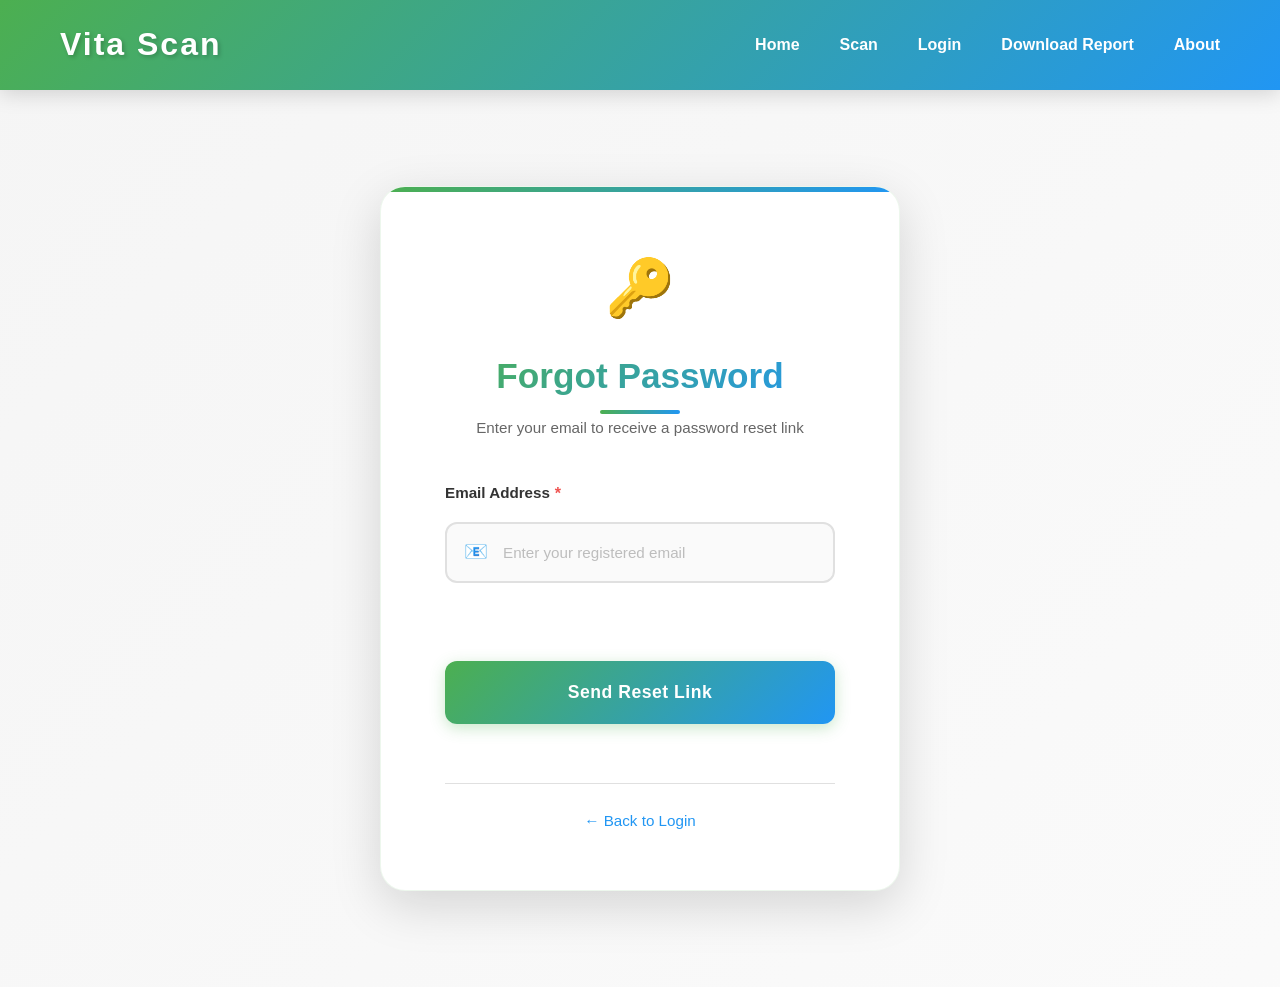
<file: front-end/forgot-password.html>
<!DOCTYPE html>
<html lang="en">
<head>
    <meta charset="UTF-8">
    <meta name="viewport" content="width=device-width, initial-scale=1.0">
    <title>Forgot Password - Vita Scan</title>
    <link rel="stylesheet" href="styles.css">
</head>
<body>
    <!-- Header / Navbar -->
    <header class="navbar">
        <div class="container">
            <div class="logo">
                <h1>Vita Scan</h1>
            </div>
            <nav class="nav-menu">
                <ul>
                    <li><a href="index.html#home" class="nav-link">Home</a></li>
                    <li><a href="index.html#scan" class="nav-link">Scan</a></li>
                    <li><a href="index.html#login" class="nav-link">Login</a></li>
                    <li><a href="index.html#download" class="nav-link">Download Report</a></li>
                    <li><a href="index.html#about" class="nav-link">About</a></li>
                </ul>
            </nav>
            <div class="mobile-menu-toggle">
                <span></span>
                <span></span>
                <span></span>
            </div>
        </div>
    </header>

    <!-- Forgot Password Section -->
    <section class="login-section">
        <div class="container">
            <div class="login-card">
                <div class="login-header">
                    <div class="login-icon">🔑</div>
                    <h2 class="section-title">Forgot Password</h2>
                    <p class="login-subtitle">Enter your email to receive a password reset link</p>
                </div>
                <form class="login-form" id="forgotPasswordForm" novalidate>
                    <div class="form-group">
                        <label for="email">
                            <span class="label-text">Email Address</span>
                            <span class="required-indicator">*</span>
                        </label>
                        <div class="input-wrapper">
                            <input 
                                type="email" 
                                id="email" 
                                name="email" 
                                placeholder="Enter your registered email" 
                                autocomplete="email"
                                required
                                aria-describedby="email-error"
                            >
                            <span class="input-icon">📧</span>
                        </div>
                        <span class="error-message" id="email-error" role="alert"></span>
                    </div>
                    <div class="form-message" id="formMessage" role="alert"></div>
                    <button type="submit" class="btn btn-primary" id="submitBtn">
                        <span class="btn-text">Send Reset Link</span>
                        <span class="btn-loader" style="display: none;">
                            <span class="spinner"></span>
                            Sending...
                        </span>
                    </button>
                    <div class="back-to-login">
                        <a href="index.html#login" class="forgot-password">← Back to Login</a>
                    </div>
                </form>
            </div>
        </div>
    </section>

    <script src="script.js"></script>
    <script>
        // Forgot Password Form Handler
        document.addEventListener('DOMContentLoaded', function() {
            const forgotPasswordForm = document.getElementById('forgotPasswordForm');
            const emailInput = document.getElementById('email');
            const submitBtn = document.getElementById('submitBtn');
            const formMessage = document.getElementById('formMessage');

            // Email validation
            function validateEmail(email) {
                const emailRegex = /^[^\s@]+@[^\s@]+\.[^\s@]+$/;
                return emailRegex.test(email);
            }

            function validateField(field, value) {
                const errorElement = document.getElementById(field.id + '-error');
                let isValid = true;
                let errorMessage = '';

                field.classList.remove('error', 'success');
                if (errorElement) {
                    errorElement.textContent = '';
                    errorElement.classList.remove('show');
                }

                if (!value.trim()) {
                    isValid = false;
                    errorMessage = 'Email address is required';
                } else if (!validateEmail(value.trim())) {
                    isValid = false;
                    errorMessage = 'Please enter a valid email address';
                }

                if (!isValid && errorMessage) {
                    field.classList.add('error');
                    if (errorElement) {
                        errorElement.textContent = errorMessage;
                        errorElement.classList.add('show');
                    }
                } else if (value.trim()) {
                    field.classList.add('success');
                }

                return isValid;
            }

            // Real-time validation
            if (emailInput) {
                emailInput.addEventListener('blur', function() {
                    validateField(this, this.value);
                });
                emailInput.addEventListener('input', function() {
                    if (this.classList.contains('error')) {
                        validateField(this, this.value);
                    }
                });
            }

            // Form submission
            if (forgotPasswordForm) {
                forgotPasswordForm.addEventListener('submit', async function(e) {
                    e.preventDefault();
                    
                    hideFormMessage();
                    
                    const email = emailInput.value.trim();
                    const emailValid = validateField(emailInput, email);

                    if (!emailValid) {
                        showFormMessage('Please enter a valid email address.', 'error');
                        return;
                    }

                    setLoadingState(true);

                    try {
                        // Simulate backend email verification
                        await simulateEmailVerification(email);
                        showFormMessage('Password reset link has been sent to your email. Please check your inbox.', 'success');
                        forgotPasswordForm.reset();
                    } catch (error) {
                        showFormMessage('An error occurred. Please try again later.', 'error');
                    } finally {
                        setLoadingState(false);
                    }
                });
            }

            // Simulate backend email verification
            async function simulateEmailVerification(email) {
                await new Promise(resolve => setTimeout(resolve, 1500));
                // In a real app, this would call your backend API
                return { success: true };
            }

            function setLoadingState(isLoading) {
                if (submitBtn) {
                    submitBtn.disabled = isLoading;
                    const btnText = submitBtn.querySelector('.btn-text');
                    const btnLoader = submitBtn.querySelector('.btn-loader');
                    
                    if (isLoading) {
                        if (btnText) btnText.style.display = 'none';
                        if (btnLoader) btnLoader.style.display = 'flex';
                    } else {
                        if (btnText) btnText.style.display = 'inline-block';
                        if (btnLoader) btnLoader.style.display = 'none';
                    }
                }
            }

            function showFormMessage(message, type = 'info') {
                if (formMessage) {
                    formMessage.textContent = message;
                    formMessage.className = `form-message ${type} show`;
                    formMessage.scrollIntoView({ behavior: 'smooth', block: 'nearest' });
                }
            }

            function hideFormMessage() {
                if (formMessage) {
                    formMessage.classList.remove('show');
                    formMessage.textContent = '';
                }
            }

            // Mobile menu toggle (reuse from main script)
            const mobileMenuToggle = document.querySelector('.mobile-menu-toggle');
            const navMenu = document.querySelector('.nav-menu');

            if (mobileMenuToggle) {
                mobileMenuToggle.addEventListener('click', function() {
                    navMenu.classList.toggle('active');
                    mobileMenuToggle.classList.toggle('active');
                });
            }
        });
    </script>
</body>
</html>
</file>
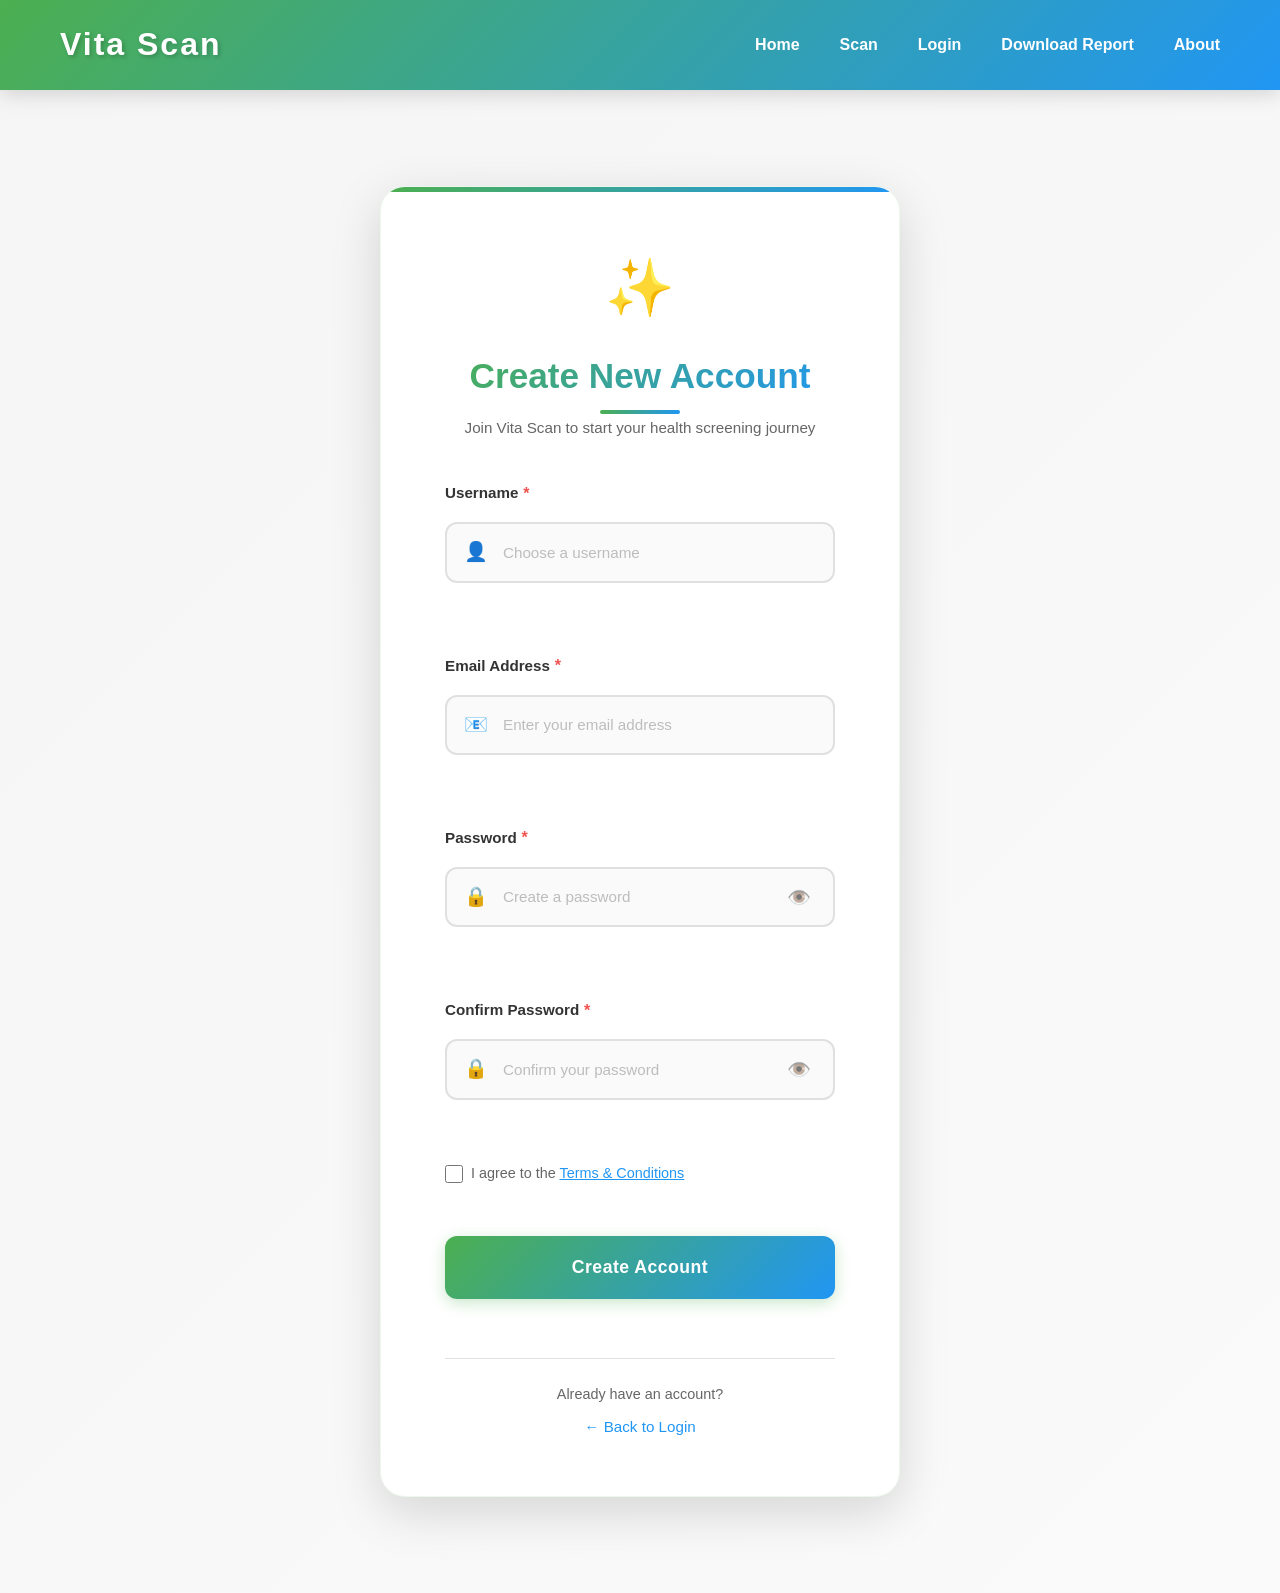
<file: front-end/signup.html>
<!DOCTYPE html>
<html lang="en">
<head>
    <meta charset="UTF-8">
    <meta name="viewport" content="width=device-width, initial-scale=1.0">
    <title>Create Account - Vita Scan</title>
    <link rel="stylesheet" href="styles.css">
</head>
<body>
    <!-- Header / Navbar -->
    <header class="navbar">
        <div class="container">
            <div class="logo">
                <h1>Vita Scan</h1>
            </div>
            <nav class="nav-menu">
                <ul>
                    <li><a href="index.html#home" class="nav-link">Home</a></li>
                    <li><a href="index.html#scan" class="nav-link">Scan</a></li>
                    <li><a href="index.html#login" class="nav-link">Login</a></li>
                    <li><a href="index.html#download" class="nav-link">Download Report</a></li>
                    <li><a href="index.html#about" class="nav-link">About</a></li>
                </ul>
            </nav>
            <div class="mobile-menu-toggle">
                <span></span>
                <span></span>
                <span></span>
            </div>
        </div>
    </header>

    <!-- Sign Up Section -->
    <section class="login-section">
        <div class="container">
            <div class="login-card">
                <div class="login-header">
                    <div class="login-icon">✨</div>
                    <h2 class="section-title">Create New Account</h2>
                    <p class="login-subtitle">Join Vita Scan to start your health screening journey</p>
                </div>
                
                <!-- Email Verification Message (Hidden by default) -->
                <div class="verification-message" id="verificationMessage" style="display: none;">
                    <div class="verification-icon">📧</div>
                    <h3 class="verification-title">Verification Email Sent!</h3>
                    <p class="verification-text">
                        We've sent a verification email to <strong id="verificationEmail"></strong>
                    </p>
                    <p class="verification-instructions">
                        Please check your inbox and click on the verification link to activate your account. 
                        The link will expire in 24 hours.
                    </p>
                    <div class="verification-actions">
                        <button type="button" class="btn btn-primary" id="resendVerificationBtn">
                            <span class="btn-text">Resend Verification Email</span>
                            <span class="btn-loader" style="display: none;">
                                <span class="spinner"></span>
                                Sending...
                            </span>
                        </button>
                        <a href="index.html#login" class="btn btn-signup" style="margin-top: 1rem;">
                            Back to Login
                        </a>
                    </div>
                    <div class="verification-note">
                        <p>Didn't receive the email? Check your spam folder or try resending.</p>
                    </div>
                </div>

                <form class="login-form" id="signupForm" novalidate>
                    <div class="form-group">
                        <label for="signup-username">
                            <span class="label-text">Username</span>
                            <span class="required-indicator">*</span>
                        </label>
                        <div class="input-wrapper">
                            <input 
                                type="text" 
                                id="signup-username" 
                                name="username" 
                                placeholder="Choose a username" 
                                autocomplete="username"
                                required
                                aria-describedby="signup-username-error"
                            >
                            <span class="input-icon">👤</span>
                        </div>
                        <span class="error-message" id="signup-username-error" role="alert"></span>
                    </div>
                    <div class="form-group">
                        <label for="signup-email">
                            <span class="label-text">Email Address</span>
                            <span class="required-indicator">*</span>
                        </label>
                        <div class="input-wrapper">
                            <input 
                                type="email" 
                                id="signup-email" 
                                name="email" 
                                placeholder="Enter your email address" 
                                autocomplete="email"
                                required
                                aria-describedby="signup-email-error"
                            >
                            <span class="input-icon">📧</span>
                        </div>
                        <span class="error-message" id="signup-email-error" role="alert"></span>
                    </div>
                    <div class="form-group">
                        <label for="signup-password">
                            <span class="label-text">Password</span>
                            <span class="required-indicator">*</span>
                        </label>
                        <div class="input-wrapper">
                            <input 
                                type="password" 
                                id="signup-password" 
                                name="password" 
                                placeholder="Create a password" 
                                autocomplete="new-password"
                                required
                                aria-describedby="signup-password-error"
                            >
                            <span class="input-icon">🔒</span>
                            <button type="button" class="toggle-password" id="toggleSignupPassword" aria-label="Toggle password visibility">
                                👁️
                            </button>
                        </div>
                        <span class="error-message" id="signup-password-error" role="alert"></span>
                    </div>
                    <div class="form-group">
                        <label for="confirm-password">
                            <span class="label-text">Confirm Password</span>
                            <span class="required-indicator">*</span>
                        </label>
                        <div class="input-wrapper">
                            <input 
                                type="password" 
                                id="confirm-password" 
                                name="confirmPassword" 
                                placeholder="Confirm your password" 
                                autocomplete="new-password"
                                required
                                aria-describedby="confirm-password-error"
                            >
                            <span class="input-icon">🔒</span>
                            <button type="button" class="toggle-password" id="toggleConfirmPassword" aria-label="Toggle password visibility">
                                👁️
                            </button>
                        </div>
                        <span class="error-message" id="confirm-password-error" role="alert"></span>
                    </div>
                    <div class="form-options">
                        <label class="remember-me">
                            <input type="checkbox" id="agreeTerms" name="agreeTerms" required>
                            <span>I agree to the <a href="#terms" style="color: var(--primary-blue);">Terms & Conditions</a></span>
                        </label>
                    </div>
                    <div class="form-message" id="formMessage" role="alert"></div>
                    <button type="submit" class="btn btn-primary" id="signupBtn">
                        <span class="btn-text">Create Account</span>
                        <span class="btn-loader" style="display: none;">
                            <span class="spinner"></span>
                            Creating Account...
                        </span>
                    </button>
                    <div class="back-to-login">
                        <p style="margin-bottom: 0.5rem; color: var(--text-light); font-size: 0.9rem;">Already have an account?</p>
                        <a href="index.html#login" class="forgot-password">← Back to Login</a>
                    </div>
                </form>
            </div>
        </div>
    </section>

    <script src="script.js"></script>
    <script>
        // Sign Up Form Handler
        document.addEventListener('DOMContentLoaded', function() {
            const signupForm = document.getElementById('signupForm');
            const usernameInput = document.getElementById('signup-username');
            const emailInput = document.getElementById('signup-email');
            const passwordInput = document.getElementById('signup-password');
            const confirmPasswordInput = document.getElementById('confirm-password');
            const toggleSignupPassword = document.getElementById('toggleSignupPassword');
            const toggleConfirmPassword = document.getElementById('toggleConfirmPassword');
            const signupBtn = document.getElementById('signupBtn');
            const formMessage = document.getElementById('formMessage');

            // Toggle password visibility
            if (toggleSignupPassword) {
                toggleSignupPassword.addEventListener('click', function() {
                    const type = passwordInput.getAttribute('type') === 'password' ? 'text' : 'password';
                    passwordInput.setAttribute('type', type);
                    toggleSignupPassword.textContent = type === 'password' ? '👁️' : '🙈';
                });
            }

            if (toggleConfirmPassword) {
                toggleConfirmPassword.addEventListener('click', function() {
                    const type = confirmPasswordInput.getAttribute('type') === 'password' ? 'text' : 'password';
                    confirmPasswordInput.setAttribute('type', type);
                    toggleConfirmPassword.textContent = type === 'password' ? '👁️' : '🙈';
                });
            }

            // Email validation
            function validateEmail(email) {
                const emailRegex = /^[^\s@]+@[^\s@]+\.[^\s@]+$/;
                return emailRegex.test(email);
            }

            // Field validation
            function validateField(field, value, confirmValue = null) {
                const errorElement = document.getElementById(field.id + '-error');
                let isValid = true;
                let errorMessage = '';

                field.classList.remove('error', 'success');
                if (errorElement) {
                    errorElement.textContent = '';
                    errorElement.classList.remove('show');
                }

                if (field.hasAttribute('required') && !value.trim()) {
                    isValid = false;
                    errorMessage = `${field.previousElementSibling?.querySelector('.label-text')?.textContent || 'This field'} is required`;
                } else if (field.id === 'signup-username' && value.trim()) {
                    if (value.trim().length < 3) {
                        isValid = false;
                        errorMessage = 'Username must be at least 3 characters';
                    } else if (!/^[a-zA-Z0-9_]+$/.test(value.trim())) {
                        isValid = false;
                        errorMessage = 'Username can only contain letters, numbers, and underscores';
                    }
                } else if (field.id === 'signup-email' && value.trim()) {
                    if (!validateEmail(value.trim())) {
                        isValid = false;
                        errorMessage = 'Please enter a valid email address';
                    }
                } else if (field.id === 'signup-password' && value.trim()) {
                    if (value.length < 6) {
                        isValid = false;
                        errorMessage = 'Password must be at least 6 characters';
                    } else if (!/(?=.*[a-z])(?=.*[A-Z])(?=.*\d)/.test(value)) {
                        isValid = false;
                        errorMessage = 'Password must contain uppercase, lowercase, and a number';
                    }
                } else if (field.id === 'confirm-password' && value.trim()) {
                    if (confirmValue && value !== confirmValue) {
                        isValid = false;
                        errorMessage = 'Passwords do not match';
                    }
                }

                if (!isValid && errorMessage) {
                    field.classList.add('error');
                    if (errorElement) {
                        errorElement.textContent = errorMessage;
                        errorElement.classList.add('show');
                    }
                } else if (value.trim()) {
                    field.classList.add('success');
                }

                return isValid;
            }

            // Real-time validation
            if (usernameInput) {
                usernameInput.addEventListener('blur', function() {
                    validateField(this, this.value);
                });
                usernameInput.addEventListener('input', function() {
                    if (this.classList.contains('error')) {
                        validateField(this, this.value);
                    }
                });
            }

            if (emailInput) {
                emailInput.addEventListener('blur', function() {
                    validateField(this, this.value);
                });
                emailInput.addEventListener('input', function() {
                    if (this.classList.contains('error')) {
                        validateField(this, this.value);
                    }
                });
            }

            if (passwordInput) {
                passwordInput.addEventListener('blur', function() {
                    validateField(this, this.value);
                    if (confirmPasswordInput.value) {
                        validateField(confirmPasswordInput, confirmPasswordInput.value, this.value);
                    }
                });
                passwordInput.addEventListener('input', function() {
                    if (this.classList.contains('error')) {
                        validateField(this, this.value);
                    }
                    if (confirmPasswordInput.value) {
                        validateField(confirmPasswordInput, confirmPasswordInput.value, this.value);
                    }
                });
            }

            if (confirmPasswordInput) {
                confirmPasswordInput.addEventListener('blur', function() {
                    validateField(this, this.value, passwordInput.value);
                });
                confirmPasswordInput.addEventListener('input', function() {
                    validateField(this, this.value, passwordInput.value);
                });
            }

            // Form submission
            if (signupForm) {
                signupForm.addEventListener('submit', async function(e) {
                    e.preventDefault();
                    
                    hideFormMessage();
                    
                    const username = usernameInput.value.trim();
                    const email = emailInput.value.trim();
                    const password = passwordInput.value;
                    const confirmPassword = confirmPasswordInput.value;
                    const agreeTerms = document.getElementById('agreeTerms').checked;

                    const usernameValid = validateField(usernameInput, username);
                    const emailValid = validateField(emailInput, email);
                    const passwordValid = validateField(passwordInput, password);
                    const confirmPasswordValid = validateField(confirmPasswordInput, confirmPassword, password);

                    if (!agreeTerms) {
                        showFormMessage('Please agree to the Terms & Conditions to continue.', 'error');
                        return;
                    }

                    if (!usernameValid || !emailValid || !passwordValid || !confirmPasswordValid) {
                        showFormMessage('Please fix the errors above before submitting.', 'error');
                        return;
                    }

                    setLoadingState(true);

                    try {
                        // Save user to localStorage database and simulate email verification
                        await simulateAccountCreation(username, email, password);
                        
                        // Hide form and show verification message
                        signupForm.style.display = 'none';
                        const verificationMessage = document.getElementById('verificationMessage');
                        const verificationEmailSpan = document.getElementById('verificationEmail');
                        
                        if (verificationMessage && verificationEmailSpan) {
                            verificationEmailSpan.textContent = email;
                            verificationMessage.style.display = 'block';
                            verificationMessage.scrollIntoView({ behavior: 'smooth', block: 'center' });
                        }
                    } catch (error) {
                        // Handle duplicate email/username errors
                        const errorMessage = error.message || 'An error occurred. Please try again later.';
                        showFormMessage(errorMessage, 'error');
                        
                        // Highlight the relevant field
                        if (errorMessage.includes('email')) {
                            emailInput.classList.add('error');
                            const emailError = document.getElementById('signup-email-error');
                            if (emailError) {
                                emailError.textContent = 'This email is already registered.';
                                emailError.classList.add('show');
                            }
                        } else if (errorMessage.includes('username')) {
                            usernameInput.classList.add('error');
                            const usernameError = document.getElementById('signup-username-error');
                            if (usernameError) {
                                usernameError.textContent = 'This username is already taken.';
                                usernameError.classList.add('show');
                            }
                        }
                        setLoadingState(false);
                    }
                });
            }

            // Save user to localStorage database
            async function simulateAccountCreation(username, email, password) {
                // Simulate API delay
                await new Promise(resolve => setTimeout(resolve, 1000));
                
                try {
                    // Initialize database
                    if (!localStorage.getItem('vitaScanUsers')) {
                        localStorage.setItem('vitaScanUsers', JSON.stringify([]));
                    }
                    
                    const users = JSON.parse(localStorage.getItem('vitaScanUsers'));
                    
                    // Check if email already exists
                    const emailExists = users.some(user => user.email.toLowerCase() === email.toLowerCase());
                    if (emailExists) {
                        throw new Error('An account with this email already exists.');
                    }
                    
                    // Check if username already exists
                    const usernameExists = users.some(user => user.username.toLowerCase() === username.toLowerCase());
                    if (usernameExists) {
                        throw new Error('This username is already taken.');
                    }
                    
                    // Create new user object
                    const newUser = {
                        id: Date.now().toString(),
                        username: username,
                        email: email,
                        password: password, // In production, this would be hashed
                        createdAt: new Date().toISOString(),
                        verified: false // Email verification status
                    };
                    
                    // Save to localStorage
                    users.push(newUser);
                    localStorage.setItem('vitaScanUsers', JSON.stringify(users));
                    
                    return { success: true, user: newUser };
                } catch (error) {
                    throw error;
                }
            }

            // Simulate backend email verification resend
            async function simulateResendVerificationEmail(email) {
                await new Promise(resolve => setTimeout(resolve, 1200));
                // In a real app, this would call your backend API
                // Example: await fetch('/api/resend-verification', { method: 'POST', body: JSON.stringify({ email }) });
                return { success: true };
            }

            // Resend verification email handler
            const resendVerificationBtn = document.getElementById('resendVerificationBtn');
            if (resendVerificationBtn) {
                resendVerificationBtn.addEventListener('click', async function() {
                    const verificationEmailSpan = document.getElementById('verificationEmail');
                    const email = verificationEmailSpan ? verificationEmailSpan.textContent : '';
                    
                    if (!email) {
                        showFormMessage('Email address not found.', 'error');
                        return;
                    }

                    setResendLoadingState(true);
                    const verificationMessage = document.getElementById('verificationMessage');
                    const verificationNote = verificationMessage?.querySelector('.verification-note');

                    try {
                        await simulateResendVerificationEmail(email);
                        if (verificationNote) {
                            verificationNote.innerHTML = '<p style="color: var(--primary-green); font-weight: 600;">✓ Verification email resent successfully! Please check your inbox.</p>';
                        }
                    } catch (error) {
                        if (verificationNote) {
                            verificationNote.innerHTML = '<p style="color: #EF5350;">Failed to resend email. Please try again later.</p>';
                        }
                    } finally {
                        setResendLoadingState(false);
                    }
                });
            }

            function setResendLoadingState(isLoading) {
                if (resendVerificationBtn) {
                    resendVerificationBtn.disabled = isLoading;
                    const btnText = resendVerificationBtn.querySelector('.btn-text');
                    const btnLoader = resendVerificationBtn.querySelector('.btn-loader');
                    
                    if (isLoading) {
                        if (btnText) btnText.style.display = 'none';
                        if (btnLoader) btnLoader.style.display = 'flex';
                    } else {
                        if (btnText) btnText.style.display = 'inline-block';
                        if (btnLoader) btnLoader.style.display = 'none';
                    }
                }
            }

            function setLoadingState(isLoading) {
                if (signupBtn) {
                    signupBtn.disabled = isLoading;
                    const btnText = signupBtn.querySelector('.btn-text');
                    const btnLoader = signupBtn.querySelector('.btn-loader');
                    
                    if (isLoading) {
                        if (btnText) btnText.style.display = 'none';
                        if (btnLoader) btnLoader.style.display = 'flex';
                    } else {
                        if (btnText) btnText.style.display = 'inline-block';
                        if (btnLoader) btnLoader.style.display = 'none';
                    }
                }
            }

            function showFormMessage(message, type = 'info') {
                if (formMessage) {
                    formMessage.textContent = message;
                    formMessage.className = `form-message ${type} show`;
                    formMessage.scrollIntoView({ behavior: 'smooth', block: 'nearest' });
                }
            }

            function hideFormMessage() {
                if (formMessage) {
                    formMessage.classList.remove('show');
                    formMessage.textContent = '';
                }
            }

            // Mobile menu toggle
            const mobileMenuToggle = document.querySelector('.mobile-menu-toggle');
            const navMenu = document.querySelector('.nav-menu');

            if (mobileMenuToggle) {
                mobileMenuToggle.addEventListener('click', function() {
                    navMenu.classList.toggle('active');
                    mobileMenuToggle.classList.toggle('active');
                });
            }
        });
    </script>
</body>
</html>
</file>
<file: front-end/styles.css>
/* Reset and Base Styles */
* {
    margin: 0;
    padding: 0;
    box-sizing: border-box;
}

:root {
    --primary-green: #4CAF50;
    --primary-blue: #2196F3;
    --light-green: #81C784;
    --light-blue: #64B5F6;
    --white: #FFFFFF;
    --light-gray: #F5F5F5;
    --text-dark: #333333;
    --text-light: #666666;
    --shadow: rgba(0, 0, 0, 0.1);
    --shadow-hover: rgba(0, 0, 0, 0.2);
}

body {
    font-family: 'Segoe UI', Tahoma, Geneva, Verdana, sans-serif;
    line-height: 1.6;
    color: var(--text-dark);
    background-color: var(--white);
    overflow-x: hidden;
    position: relative;
}

/* Animated Background Pattern */
body::before {
    content: '';
    position: fixed;
    top: 0;
    left: 0;
    width: 100%;
    height: 100%;
    background: 
        radial-gradient(circle at 20% 50%, rgba(76, 175, 80, 0.1) 0%, transparent 50%),
        radial-gradient(circle at 80% 80%, rgba(33, 150, 243, 0.1) 0%, transparent 50%),
        radial-gradient(circle at 40% 20%, rgba(129, 199, 132, 0.08) 0%, transparent 50%);
    z-index: -1;
    animation: backgroundMove 20s ease-in-out infinite;
}

@keyframes backgroundMove {
    0%, 100% { transform: translate(0, 0) scale(1); }
    50% { transform: translate(-20px, -20px) scale(1.1); }
}

.container {
    max-width: 1200px;
    margin: 0 auto;
    padding: 0 20px;
}

/* Header / Navbar */
.navbar {
    background: linear-gradient(135deg, var(--primary-green) 0%, var(--primary-blue) 100%);
    padding: 1.2rem 0;
    position: sticky;
    top: 0;
    z-index: 1000;
    box-shadow: 0 4px 20px rgba(0, 0, 0, 0.15);
    backdrop-filter: blur(10px);
}

.navbar .container {
    display: flex;
    justify-content: space-between;
    align-items: center;
}

.logo h1 {
    color: var(--white);
    font-size: 2rem;
    font-weight: 700;
    letter-spacing: 2px;
    text-shadow: 2px 2px 4px rgba(0, 0, 0, 0.2);
    transition: all 0.3s ease;
}

.logo h1:hover {
    transform: scale(1.05);
    text-shadow: 3px 3px 6px rgba(0, 0, 0, 0.3);
}

.nav-menu ul {
    display: flex;
    list-style: none;
    gap: 2.5rem;
}

.nav-link {
    color: var(--white);
    text-decoration: none;
    font-weight: 600;
    transition: all 0.3s ease;
    position: relative;
    padding: 0.5rem 0;
    font-size: 1rem;
}

.nav-link::before {
    content: '';
    position: absolute;
    bottom: 0;
    left: 50%;
    transform: translateX(-50%);
    width: 0;
    height: 3px;
    background: linear-gradient(90deg, transparent, var(--white), transparent);
    transition: width 0.4s ease;
    border-radius: 2px;
}

.nav-link::after {
    content: '';
    position: absolute;
    bottom: -5px;
    left: 50%;
    transform: translateX(-50%);
    width: 0;
    height: 2px;
    background-color: var(--white);
    transition: width 0.3s ease;
    box-shadow: 0 0 10px var(--white);
}

.nav-link:hover::before,
.nav-link:hover::after {
    width: 100%;
}

.nav-link:hover {
    transform: translateY(-3px);
    text-shadow: 0 2px 8px rgba(255, 255, 255, 0.5);
}

.mobile-menu-toggle {
    display: none;
    flex-direction: column;
    cursor: pointer;
    gap: 5px;
}

.mobile-menu-toggle span {
    width: 28px;
    height: 3px;
    background-color: var(--white);
    transition: all 0.3s ease;
    border-radius: 2px;
}

.mobile-menu-toggle.active span:nth-child(1) {
    transform: rotate(45deg) translate(6px, 6px);
}

.mobile-menu-toggle.active span:nth-child(2) {
    opacity: 0;
}

.mobile-menu-toggle.active span:nth-child(3) {
    transform: rotate(-45deg) translate(7px, -7px);
}

/* Hero Section with Vitamin Deficiency Background */
.hero {
    background: 
        linear-gradient(135deg, rgba(232, 245, 233, 0.95) 0%, rgba(227, 242, 253, 0.95) 100%),
        url('data:image/svg+xml,<svg width="100" height="100" xmlns="http://www.w3.org/2000/svg"><defs><pattern id="vitaminPattern" x="0" y="0" width="100" height="100" patternUnits="userSpaceOnUse"><circle cx="20" cy="20" r="2" fill="%234CAF50" opacity="0.3"/><circle cx="80" cy="40" r="2" fill="%232196F3" opacity="0.3"/><circle cx="50" cy="70" r="2" fill="%2381C784" opacity="0.3"/><path d="M10 10 L90 10 L90 90 L10 90 Z" fill="none" stroke="%234CAF50" stroke-width="0.5" opacity="0.2"/></pattern></defs><rect width="100" height="100" fill="url(%23vitaminPattern)"/></svg>');
    background-size: cover, 200px 200px;
    background-position: center, 0 0;
    padding: 6rem 0;
    min-height: 90vh;
    display: flex;
    align-items: center;
    position: relative;
    overflow: hidden;
}

.hero::before {
    content: '';
    position: absolute;
    top: -50%;
    right: -10%;
    width: 600px;
    height: 600px;
    background: radial-gradient(circle, rgba(76, 175, 80, 0.15) 0%, transparent 70%);
    border-radius: 50%;
    animation: float 6s ease-in-out infinite;
}

.hero::after {
    content: '';
    position: absolute;
    bottom: -30%;
    left: -5%;
    width: 500px;
    height: 500px;
    background: radial-gradient(circle, rgba(33, 150, 243, 0.15) 0%, transparent 70%);
    border-radius: 50%;
    animation: float 8s ease-in-out infinite reverse;
}

@keyframes float {
    0%, 100% { transform: translate(0, 0) scale(1); }
    50% { transform: translate(30px, -30px) scale(1.1); }
}

.hero-content {
    text-align: center;
    max-width: 1000px;
    margin: 0 auto;
    position: relative;
    z-index: 1;
}

.hero-title {
    font-size: 5rem;
    font-weight: 800;
    background: linear-gradient(135deg, var(--primary-green) 0%, var(--primary-blue) 100%);
    -webkit-background-clip: text;
    -webkit-text-fill-color: transparent;
    background-clip: text;
    margin-bottom: 1.5rem;
    animation: fadeInUp 0.8s ease;
    text-shadow: 0 4px 20px rgba(76, 175, 80, 0.3);
    letter-spacing: 3px;
}

.hero-subtitle {
    font-size: 2rem;
    color: var(--primary-blue);
    margin-bottom: 2rem;
    font-weight: 600;
    animation: fadeInUp 1s ease;
    text-shadow: 0 2px 10px rgba(33, 150, 243, 0.2);
}

.hero-description {
    font-size: 1.2rem;
    color: var(--text-light);
    line-height: 2;
    margin-bottom: 3rem;
    animation: fadeInUp 1.2s ease;
    max-width: 800px;
    margin-left: auto;
    margin-right: auto;
}

.hero-banner {
    margin-top: 4rem;
    animation: fadeInUp 1.4s ease;
}

.banner-placeholder {
    background: linear-gradient(135deg, var(--primary-green) 0%, var(--primary-blue) 100%);
    border-radius: 20px;
    padding: 5rem 3rem;
    color: var(--white);
    box-shadow: 0 15px 40px rgba(0, 0, 0, 0.2);
    transition: all 0.4s cubic-bezier(0.175, 0.885, 0.32, 1.275);
    position: relative;
    overflow: hidden;
}

.banner-placeholder::before {
    content: '';
    position: absolute;
    top: -50%;
    left: -50%;
    width: 200%;
    height: 200%;
    background: linear-gradient(45deg, transparent, rgba(255, 255, 255, 0.1), transparent);
    transform: rotate(45deg);
    transition: all 0.6s;
}

.banner-placeholder:hover::before {
    left: 100%;
}

.banner-placeholder:hover {
    transform: translateY(-10px) scale(1.02);
    box-shadow: 0 20px 50px rgba(0, 0, 0, 0.3);
}

.banner-icon {
    font-size: 5rem;
    margin-bottom: 1.5rem;
    animation: pulse 2s ease-in-out infinite;
}

@keyframes pulse {
    0%, 100% { transform: scale(1); }
    50% { transform: scale(1.1); }
}

.banner-placeholder p {
    font-size: 1.5rem;
    font-weight: 600;
    position: relative;
    z-index: 1;
}

/* Scan Section with Enhanced Background */
.scan-section {
    padding: 6rem 0;
    background: 
        linear-gradient(135deg, rgba(232, 245, 233, 0.98) 0%, rgba(227, 242, 253, 0.98) 100%),
        repeating-linear-gradient(
            45deg,
            transparent,
            transparent 10px,
            rgba(76, 175, 80, 0.03) 10px,
            rgba(76, 175, 80, 0.03) 20px
        );
    position: relative;
    overflow: hidden;
}

.scan-section::before {
    content: '🔬';
    position: absolute;
    font-size: 20rem;
    opacity: 0.03;
    top: 50%;
    left: 50%;
    transform: translate(-50%, -50%);
    animation: rotate 30s linear infinite;
}

@keyframes rotate {
    from { transform: translate(-50%, -50%) rotate(0deg); }
    to { transform: translate(-50%, -50%) rotate(360deg); }
}

.scan-card {
    max-width: 750px;
    margin: 0 auto;
    background: var(--white);
    padding: 2.5rem;
    border-radius: 20px;
    box-shadow: 0 10px 40px rgba(0, 0, 0, 0.15);
    transition: all 0.4s cubic-bezier(0.175, 0.885, 0.32, 1.275);
    position: relative;
    overflow: hidden;
}

.scan-card::before {
    content: '';
    position: absolute;
    top: 0;
    left: -100%;
    width: 100%;
    height: 100%;
    background: linear-gradient(90deg, transparent, rgba(76, 175, 80, 0.1), transparent);
    transition: left 0.5s;
}

.scan-card:hover::before {
    left: 100%;
}

.scan-card:hover {
    transform: translateY(-8px) scale(1.01);
    box-shadow: 0 20px 60px rgba(0, 0, 0, 0.25);
}

.scan-form {
    display: flex;
    flex-direction: column;
    gap: 1.5rem;
}

.upload-area {
    border: 3px dashed var(--primary-blue);
    border-radius: 15px;
    padding: 2rem 1.5rem;
    text-align: center;
    background: linear-gradient(135deg, rgba(227, 242, 253, 0.5) 0%, rgba(232, 245, 233, 0.5) 100%);
    cursor: pointer;
    transition: all 0.4s cubic-bezier(0.175, 0.885, 0.32, 1.275);
    position: relative;
    overflow: hidden;
}

.upload-area::before {
    content: '';
    position: absolute;
    top: 50%;
    left: 50%;
    width: 0;
    height: 0;
    background: radial-gradient(circle, rgba(76, 175, 80, 0.2) 0%, transparent 70%);
    border-radius: 50%;
    transform: translate(-50%, -50%);
    transition: all 0.5s;
}

.upload-area:hover::before {
    width: 300px;
    height: 300px;
}

.upload-area:hover {
    border-color: var(--primary-green);
    background: linear-gradient(135deg, rgba(232, 245, 233, 0.7) 0%, rgba(227, 242, 253, 0.7) 100%);
    transform: scale(1.03);
    box-shadow: 0 10px 30px rgba(76, 175, 80, 0.2);
}

.upload-area.dragover {
    border-color: var(--primary-green);
    background: linear-gradient(135deg, var(--light-green) 0%, var(--light-blue) 100%);
    transform: scale(1.05);
    box-shadow: 0 15px 40px rgba(76, 175, 80, 0.3);
}

.upload-icon {
    font-size: 3rem;
    margin-bottom: 0.8rem;
    transition: transform 0.3s ease;
    position: relative;
    z-index: 1;
}

.upload-area:hover .upload-icon {
    transform: scale(1.2) rotate(5deg);
}

.upload-text {
    font-size: 1rem;
    color: var(--text-dark);
    font-weight: 600;
    margin-bottom: 0.5rem;
    position: relative;
    z-index: 1;
}

.upload-hint {
    font-size: 0.85rem;
    color: var(--text-light);
    position: relative;
    z-index: 1;
}

.image-preview {
    position: relative;
    border-radius: 20px;
    overflow: hidden;
    box-shadow: 0 8px 25px rgba(0, 0, 0, 0.15);
    animation: fadeIn 0.5s ease;
    border: 3px solid var(--primary-green);
}

.image-preview img {
    width: 100%;
    max-height: 450px;
    object-fit: contain;
    display: block;
    background: var(--light-gray);
    transition: transform 0.3s ease;
}

.image-preview:hover img {
    transform: scale(1.05);
}

.btn-remove {
    position: absolute;
    top: 15px;
    right: 15px;
    background: rgba(255, 255, 255, 0.95);
    border: none;
    border-radius: 50%;
    width: 45px;
    height: 45px;
    font-size: 1.3rem;
    cursor: pointer;
    transition: all 0.3s cubic-bezier(0.68, -0.55, 0.265, 1.55);
    color: var(--text-dark);
    box-shadow: 0 4px 15px rgba(0, 0, 0, 0.2);
    z-index: 10;
}

.btn-remove:hover {
    background: #ff4444;
    color: var(--white);
    transform: rotate(90deg) scale(1.15);
    box-shadow: 0 6px 20px rgba(255, 68, 68, 0.4);
}

.form-actions {
    display: flex;
    justify-content: center;
}

.btn-scan {
    background: linear-gradient(135deg, var(--primary-green) 0%, var(--primary-blue) 100%);
    color: var(--white);
    padding: 1.2rem 4rem;
    font-size: 1.2rem;
    min-width: 280px;
    position: relative;
    overflow: hidden;
}

.btn-scan::before {
    content: '';
    position: absolute;
    top: 50%;
    left: 50%;
    width: 0;
    height: 0;
    background: rgba(255, 255, 255, 0.3);
    border-radius: 50%;
    transform: translate(-50%, -50%);
    transition: width 0.6s, height 0.6s;
}

.btn-scan:hover::before {
    width: 300px;
    height: 300px;
}

.btn-scan:hover:not(:disabled) {
    transform: translateY(-4px) scale(1.05);
    box-shadow: 0 12px 30px rgba(76, 175, 80, 0.4);
}

.btn-scan:disabled {
    opacity: 0.5;
    cursor: not-allowed;
    transform: none;
}

.scan-result {
    text-align: center;
    padding: 3rem;
    background: linear-gradient(135deg, rgba(232, 245, 233, 0.8) 0%, rgba(227, 242, 253, 0.8) 100%);
    border-radius: 20px;
    animation: fadeIn 0.5s ease;
    border: 2px solid var(--primary-green);
}

.result-icon {
    font-size: 4rem;
    margin-bottom: 1.5rem;
    animation: bounce 0.6s ease;
}

@keyframes bounce {
    0%, 100% { transform: translateY(0); }
    50% { transform: translateY(-20px); }
}

.scan-result h3 {
    color: var(--primary-green);
    font-size: 1.8rem;
    margin-bottom: 1rem;
    font-weight: 700;
}

.scan-result p {
    color: var(--text-light);
    line-height: 1.8;
    font-size: 1.1rem;
}

/* Login Section */
.login-section {
    padding: 6rem 0;
    background: 
        linear-gradient(135deg, rgba(245, 245, 245, 0.98) 0%, rgba(250, 250, 250, 0.98) 100%),
        url('data:image/svg+xml,<svg width="60" height="60" xmlns="http://www.w3.org/2000/svg"><path d="M30 0 L60 30 L30 60 L0 30 Z" fill="none" stroke="%234CAF50" stroke-width="0.5" opacity="0.1"/></svg>');
    background-size: cover, 60px 60px;
    position: relative;
}

.login-card {
    max-width: 520px;
    margin: 0 auto;
    background: var(--white);
    padding: 3.5rem 4rem;
    border-radius: 25px;
    box-shadow: 0 15px 50px rgba(0, 0, 0, 0.15);
    transition: all 0.4s cubic-bezier(0.175, 0.885, 0.32, 1.275);
    position: relative;
    overflow: hidden;
    border: 1px solid rgba(76, 175, 80, 0.1);
}

.login-card::before {
    content: '';
    position: absolute;
    top: 0;
    left: 0;
    right: 0;
    height: 5px;
    background: linear-gradient(90deg, var(--primary-green), var(--primary-blue), var(--primary-green));
    background-size: 200% 100%;
    animation: gradientMove 3s linear infinite;
}

@keyframes gradientMove {
    0% { background-position: 0% 50%; }
    100% { background-position: 200% 50%; }
}

.login-card:hover {
    transform: translateY(-10px) scale(1.02);
    box-shadow: 0 25px 70px rgba(0, 0, 0, 0.25);
}

.login-header {
    text-align: center;
    margin-bottom: 2.5rem;
}

.login-header .section-title {
    margin-bottom: 0.75rem;
    font-size: 2.2rem;
}

.login-icon {
    font-size: 3.5rem;
    margin-bottom: 1rem;
    display: inline-block;
    animation: pulse 2s ease-in-out infinite;
}

.login-subtitle {
    color: var(--text-light);
    font-size: 0.95rem;
    margin-top: 0.5rem;
    font-weight: 400;
}

.section-title {
    font-size: 2.5rem;
    background: linear-gradient(135deg, var(--primary-green) 0%, var(--primary-blue) 100%);
    -webkit-background-clip: text;
    -webkit-text-fill-color: transparent;
    background-clip: text;
    text-align: center;
    margin-bottom: 3rem;
    font-weight: 700;
    position: relative;
}

.section-title::after {
    content: '';
    position: absolute;
    bottom: -10px;
    left: 50%;
    transform: translateX(-50%);
    width: 80px;
    height: 4px;
    background: linear-gradient(90deg, var(--primary-green), var(--primary-blue));
    border-radius: 2px;
}

.section-description {
    text-align: center;
    color: var(--text-light);
    font-size: 1.2rem;
    margin-bottom: 3rem;
    line-height: 1.8;
}

.login-form {
    display: flex;
    flex-direction: column;
    gap: 2.2rem;
}

.form-group {
    display: flex;
    flex-direction: column;
    gap: 0.75rem;
}

.form-group label {
    display: flex;
    align-items: center;
    gap: 0.3rem;
    color: var(--text-dark);
    font-weight: 600;
    font-size: 0.95rem;
    transition: color 0.3s ease;
    margin-bottom: 0.25rem;
}

.label-text {
    color: var(--text-dark);
}

.required-indicator {
    color: #EF5350;
    font-size: 1rem;
    font-weight: 700;
}

.form-group:focus-within .label-text {
    color: var(--primary-blue);
}

.input-wrapper {
    position: relative;
    display: flex;
    align-items: center;
}

.input-wrapper .input-icon {
    position: absolute;
    left: 1.2rem;
    font-size: 1.2rem;
    pointer-events: none;
    transition: transform 0.3s ease;
    z-index: 1;
}

.form-group:focus-within .input-icon {
    transform: scale(1.15);
}

.form-group input {
    width: 100%;
    padding: 1.2rem 1.2rem 1.2rem 3.5rem;
    border: 2px solid #E0E0E0;
    border-radius: 12px;
    font-size: 1rem;
    transition: all 0.3s cubic-bezier(0.4, 0, 0.2, 1);
    outline: none;
    background: #FAFAFA;
    color: var(--text-dark);
}

.form-group input::placeholder {
    color: #BDBDBD;
    font-size: 0.95rem;
}

.form-group input:focus {
    border-color: var(--primary-blue);
    background: var(--white);
    box-shadow: 0 0 0 4px rgba(33, 150, 243, 0.1), 0 4px 15px rgba(33, 150, 243, 0.2);
    transform: translateY(-2px);
}

.form-group input.error {
    border-color: #EF5350;
    background: #FFF5F5;
}

.form-group input.error:focus {
    border-color: #EF5350;
    box-shadow: 0 0 0 4px rgba(239, 83, 80, 0.1), 0 4px 15px rgba(239, 83, 80, 0.2);
}

.form-group input.success {
    border-color: var(--primary-green);
    background: #F1F8E9;
}

.toggle-password {
    position: absolute;
    right: 1rem;
    background: none;
    border: none;
    cursor: pointer;
    font-size: 1.2rem;
    padding: 0.5rem;
    display: flex;
    align-items: center;
    justify-content: center;
    transition: transform 0.3s ease;
    z-index: 1;
    opacity: 0.6;
}

.toggle-password:hover {
    transform: scale(1.15);
    opacity: 1;
}

.error-message {
    display: block;
    color: #EF5350;
    font-size: 0.85rem;
    margin-top: 0.25rem;
    min-height: 1.2rem;
    font-weight: 500;
    opacity: 0;
    transform: translateY(-5px);
    transition: all 0.3s ease;
}

.error-message.show {
    opacity: 1;
    transform: translateY(0);
}

.form-options {
    display: flex;
    justify-content: space-between;
    align-items: center;
    margin-top: -0.5rem;
    margin-bottom: 0.5rem;
}

.remember-me {
    display: flex;
    align-items: center;
    gap: 0.5rem;
    cursor: pointer;
    font-size: 0.9rem;
    color: var(--text-light);
    font-weight: 400;
}

.remember-me input[type="checkbox"] {
    width: 18px;
    height: 18px;
    cursor: pointer;
    accent-color: var(--primary-green);
}

.remember-me span {
    user-select: none;
}

.forgot-password {
    color: var(--primary-blue);
    text-decoration: none;
    font-size: 0.9rem;
    font-weight: 500;
    transition: all 0.3s ease;
}

.forgot-password:hover {
    color: var(--primary-green);
    text-decoration: underline;
}

.back-to-login {
    text-align: center;
    margin-top: 1.5rem;
    padding-top: 1.5rem;
    border-top: 1px solid #E0E0E0;
}

.back-to-login .forgot-password {
    font-size: 0.95rem;
    display: inline-block;
}

/* Email Verification Message */
.verification-message {
    text-align: center;
    padding: 2rem 0;
    animation: fadeIn 0.5s ease;
}

.verification-icon {
    font-size: 5rem;
    margin-bottom: 1.5rem;
    animation: pulse 2s ease-in-out infinite;
}

.verification-title {
    font-size: 2rem;
    color: var(--primary-green);
    margin-bottom: 1rem;
    font-weight: 700;
}

.verification-text {
    font-size: 1.1rem;
    color: var(--text-dark);
    margin-bottom: 1.5rem;
    line-height: 1.8;
}

.verification-text strong {
    color: var(--primary-blue);
    font-weight: 600;
}

.verification-instructions {
    font-size: 0.95rem;
    color: var(--text-light);
    line-height: 1.8;
    margin-bottom: 2rem;
    padding: 1.5rem;
    background: linear-gradient(135deg, rgba(227, 242, 253, 0.5) 0%, rgba(232, 245, 233, 0.5) 100%);
    border-radius: 12px;
    border-left: 4px solid var(--primary-blue);
}

.verification-actions {
    display: flex;
    flex-direction: column;
    align-items: center;
    gap: 1rem;
    margin-bottom: 2rem;
}

.verification-actions .btn {
    min-width: 250px;
}

.verification-note {
    margin-top: 1.5rem;
    padding-top: 1.5rem;
    border-top: 1px solid #E0E0E0;
}

.verification-note p {
    font-size: 0.9rem;
    color: var(--text-light);
    line-height: 1.7;
    margin: 0;
}

.signup-section {
    margin-top: 1.5rem;
    text-align: center;
}

.divider {
    display: flex;
    align-items: center;
    text-align: center;
    margin: 1.5rem 0;
    color: var(--text-light);
    font-size: 0.9rem;
}

.divider::before,
.divider::after {
    content: '';
    flex: 1;
    border-bottom: 1px solid #E0E0E0;
}

.divider span {
    padding: 0 1rem;
    background: var(--white);
}

.btn-signup {
    background: transparent;
    color: var(--primary-blue);
    border: 2px solid var(--primary-blue);
    width: 100%;
    padding: 1.1rem 2.5rem;
    font-weight: 600;
    transition: all 0.3s ease;
    box-shadow: none;
}

.btn-signup:hover {
    background: var(--primary-blue);
    color: var(--white);
    transform: translateY(-2px);
    box-shadow: 0 4px 15px rgba(33, 150, 243, 0.3);
}

.signup-hint {
    margin-top: 0.75rem;
    font-size: 0.85rem;
    color: var(--text-light);
    font-weight: 400;
}

.user-mode-toggle {
    margin-top: 1.5rem;
    padding-top: 1.5rem;
    border-top: 1px solid #E0E0E0;
    text-align: center;
}

.mode-switch {
    display: inline-flex;
    align-items: center;
    gap: 0.5rem;
    cursor: pointer;
    font-size: 0.85rem;
    color: var(--text-light);
    user-select: none;
}

.mode-switch input[type="checkbox"] {
    width: 18px;
    height: 18px;
    cursor: pointer;
    accent-color: var(--primary-green);
}

.mode-label {
    font-weight: 500;
    transition: color 0.3s ease;
}

.mode-switch:hover .mode-label {
    color: var(--primary-blue);
}

.form-message {
    padding: 1rem 1.2rem;
    border-radius: 10px;
    font-size: 0.9rem;
    font-weight: 500;
    text-align: center;
    margin-bottom: 0.5rem;
    min-height: 1rem;
    opacity: 0;
    transform: translateY(-10px);
    transition: all 0.3s ease;
    display: none;
}

.form-message.show {
    opacity: 1;
    transform: translateY(0);
    display: block;
}

.form-message.error {
    background: #FFEBEE;
    color: #C62828;
    border: 1px solid #EF9A9A;
}

.form-message.success {
    background: #E8F5E9;
    color: #2E7D32;
    border: 1px solid #81C784;
}

.form-message.info {
    background: #E3F2FD;
    color: #1565C0;
    border: 1px solid #64B5F6;
}

/* Buttons */
.btn {
    padding: 1.1rem 2.5rem;
    border: none;
    border-radius: 12px;
    font-size: 1.1rem;
    font-weight: 700;
    cursor: pointer;
    transition: all 0.4s cubic-bezier(0.175, 0.885, 0.32, 1.275);
    text-decoration: none;
    display: inline-block;
    text-align: center;
    position: relative;
    overflow: hidden;
    letter-spacing: 0.5px;
}

.btn::after {
    content: '';
    position: absolute;
    top: 50%;
    left: 50%;
    width: 0;
    height: 0;
    background: rgba(255, 255, 255, 0.3);
    border-radius: 50%;
    transform: translate(-50%, -50%);
    transition: width 0.6s, height 0.6s;
}

.btn:hover::after {
    width: 400px;
    height: 400px;
}

.btn-primary {
    background: linear-gradient(135deg, var(--primary-green) 0%, var(--primary-blue) 100%);
    color: var(--white);
    box-shadow: 0 4px 15px rgba(76, 175, 80, 0.3);
    width: 100%;
    padding: 1.3rem 2.5rem;
    margin-top: 0.5rem;
}

.btn-primary:hover:not(:disabled) {
    transform: translateY(-4px) scale(1.02);
    box-shadow: 0 8px 25px rgba(76, 175, 80, 0.4);
}

.btn-primary:disabled {
    opacity: 0.7;
    cursor: not-allowed;
    transform: none;
}

.btn-text {
    display: inline-block;
}

.btn-loader {
    display: flex;
    align-items: center;
    justify-content: center;
    gap: 0.75rem;
}

.spinner {
    width: 18px;
    height: 18px;
    border: 2px solid rgba(255, 255, 255, 0.3);
    border-top-color: var(--white);
    border-radius: 50%;
    animation: spin 0.8s linear infinite;
}

@keyframes spin {
    to { transform: rotate(360deg); }
}

.btn-download {
    background: linear-gradient(135deg, var(--primary-blue) 0%, var(--primary-green) 100%);
    color: var(--white);
    padding: 1.2rem 3rem;
    font-size: 1.2rem;
    box-shadow: 0 4px 15px rgba(33, 150, 243, 0.3);
}

.btn-download:hover {
    transform: translateY(-5px) scale(1.08);
    box-shadow: 0 10px 30px rgba(33, 150, 243, 0.4);
}

/* Download Section */
.download-section {
    padding: 6rem 0;
    background: 
        linear-gradient(135deg, rgba(227, 242, 253, 0.98) 0%, rgba(232, 245, 233, 0.98) 100%),
        repeating-linear-gradient(
            135deg,
            transparent,
            transparent 20px,
            rgba(33, 150, 243, 0.03) 20px,
            rgba(33, 150, 243, 0.03) 40px
        );
    position: relative;
}

.download-card {
    max-width: 650px;
    margin: 0 auto;
    background: var(--white);
    padding: 4rem;
    border-radius: 25px;
    box-shadow: 0 15px 50px rgba(0, 0, 0, 0.15);
    text-align: center;
    transition: all 0.4s cubic-bezier(0.175, 0.885, 0.32, 1.275);
    position: relative;
    overflow: hidden;
}

.download-card::before {
    content: '';
    position: absolute;
    top: -50%;
    left: -50%;
    width: 200%;
    height: 200%;
    background: conic-gradient(from 0deg, transparent, rgba(76, 175, 80, 0.1), transparent);
    animation: rotate 10s linear infinite;
}

.download-card:hover {
    transform: translateY(-10px) scale(1.02);
    box-shadow: 0 25px 70px rgba(0, 0, 0, 0.25);
}

.download-icon {
    font-size: 5rem;
    margin-bottom: 2rem;
    position: relative;
    z-index: 1;
    animation: bounce 2s ease-in-out infinite;
}

.download-card h3 {
    font-size: 2rem;
    color: var(--primary-blue);
    margin-bottom: 1.5rem;
    font-weight: 700;
    position: relative;
    z-index: 1;
}

.download-card p {
    color: var(--text-light);
    margin-bottom: 2.5rem;
    line-height: 1.9;
    font-size: 1.1rem;
    position: relative;
    z-index: 1;
}

/* How It Works Section */
.how-it-works-section {
    padding: 6rem 0;
    background: linear-gradient(135deg, rgba(232, 245, 233, 0.98) 0%, rgba(227, 242, 253, 0.98) 100%);
    position: relative;
}

.how-it-works-card {
    background: var(--white);
    border-radius: 20px;
    padding: 2rem;
    text-align: center;
    height: 100%;
    transition: all 0.4s cubic-bezier(0.175, 0.885, 0.32, 1.275);
    box-shadow: 0 10px 30px rgba(0, 0, 0, 0.1);
    position: relative;
    overflow: visible;
    border: 3px solid transparent;
}

.how-it-works-card::before {
    content: '';
    position: absolute;
    top: 0;
    left: 0;
    right: 0;
    bottom: 0;
    background: linear-gradient(135deg, var(--primary-green) 0%, var(--primary-blue) 100%);
    opacity: 0;
    transition: opacity 0.4s ease;
    z-index: 0;
}

.how-it-works-card:hover::before {
    opacity: 0.05;
}

.how-it-works-card:hover {
    transform: translateY(-10px) scale(1.02);
    box-shadow: 0 20px 50px rgba(0, 0, 0, 0.2);
    border-color: var(--primary-green);
}

.step-image-wrapper {
    position: relative;
    margin-bottom: 1.5rem;
    border-radius: 15px;
    overflow: hidden;
    box-shadow: 0 8px 25px rgba(0, 0, 0, 0.15);
    transition: transform 0.3s ease;
    z-index: 1;
    background: var(--light-gray);
    margin-top: 0.5rem;
}

.how-it-works-card:hover .step-image-wrapper {
    transform: scale(1.05);
}

.step-image {
    width: 100%;
    height: auto;
    display: block;
    border-radius: 15px;
    transition: transform 0.3s ease;
}

.how-it-works-card:hover .step-image {
    transform: scale(1.05);
}

.step-number {
    position: absolute;
    top: 0.5rem;
    right: 0.5rem;
    background: linear-gradient(135deg, var(--primary-green) 0%, var(--primary-blue) 100%);
    color: var(--white);
    width: 45px;
    height: 45px;
    border-radius: 50%;
    display: flex;
    align-items: center;
    justify-content: center;
    font-weight: 700;
    font-size: 1.3rem;
    box-shadow: 0 4px 15px rgba(76, 175, 80, 0.4);
    z-index: 3;
    transition: transform 0.3s ease;
}

.how-it-works-card:hover .step-number {
    transform: scale(1.15) rotate(5deg);
}

.step-title {
    font-size: 1.5rem;
    color: var(--primary-green);
    margin-bottom: 1rem;
    font-weight: 700;
    position: relative;
    z-index: 1;
    transition: color 0.3s ease;
}

.how-it-works-card:hover .step-title {
    color: var(--primary-blue);
}

.step-description {
    color: var(--text-light);
    line-height: 1.8;
    font-size: 1rem;
    position: relative;
    z-index: 1;
}

/* About Section */
.about-section {
    padding: 6rem 0;
    background: linear-gradient(135deg, var(--white) 0%, var(--light-gray) 100%);
    position: relative;
}

.about-content {
    display: grid;
    grid-template-columns: repeat(auto-fit, minmax(320px, 1fr));
    gap: 3rem;
    margin-top: 4rem;
}

.about-card {
    background: var(--white);
    padding: 3.5rem;
    border-radius: 25px;
    text-align: center;
    transition: all 0.4s cubic-bezier(0.175, 0.885, 0.32, 1.275);
    box-shadow: 0 10px 30px rgba(0, 0, 0, 0.1);
    border: 3px solid transparent;
    position: relative;
    overflow: hidden;
}

.about-card::before {
    content: '';
    position: absolute;
    top: 0;
    left: 0;
    right: 0;
    bottom: 0;
    background: linear-gradient(135deg, var(--primary-green) 0%, var(--primary-blue) 100%);
    opacity: 0;
    transition: opacity 0.4s ease;
    z-index: 0;
}

.about-card:hover::before {
    opacity: 0.1;
}

.about-card:hover {
    transform: translateY(-12px) scale(1.03);
    box-shadow: 0 20px 50px rgba(0, 0, 0, 0.2);
    border-color: var(--primary-green);
}

.card-icon {
    font-size: 4rem;
    margin-bottom: 1.5rem;
    position: relative;
    z-index: 1;
    transition: transform 0.4s cubic-bezier(0.68, -0.55, 0.265, 1.55);
    filter: drop-shadow(0 4px 8px rgba(0, 0, 0, 0.1));
}

.about-card:hover .card-icon {
    transform: scale(1.3) rotate(15deg);
}

.about-card h3 {
    font-size: 1.8rem;
    color: var(--primary-green);
    margin-bottom: 1.5rem;
    font-weight: 700;
    position: relative;
    z-index: 1;
    transition: color 0.3s ease;
}

.about-card:hover h3 {
    color: var(--primary-blue);
}

.about-card p {
    color: var(--text-light);
    line-height: 1.9;
    font-size: 1.05rem;
    position: relative;
    z-index: 1;
}

/* Footer */
.footer {
    background: linear-gradient(135deg, #1a1a1a 0%, #2d2d2d 100%);
    color: var(--white);
    padding: 4rem 0 2rem;
    position: relative;
    overflow: hidden;
}

.footer::before {
    content: '';
    position: absolute;
    top: 0;
    left: 0;
    right: 0;
    height: 3px;
    background: linear-gradient(90deg, var(--primary-green), var(--primary-blue), var(--primary-green));
    background-size: 200% 100%;
    animation: gradientMove 3s linear infinite;
}

.footer-content {
    display: grid;
    grid-template-columns: repeat(auto-fit, minmax(280px, 1fr));
    gap: 3rem;
    margin-bottom: 3rem;
}

.footer-section h3 {
    color: var(--primary-green);
    margin-bottom: 1.5rem;
    font-size: 1.8rem;
    font-weight: 700;
}

.footer-section p {
    color: #CCCCCC;
    margin-bottom: 0.8rem;
    line-height: 1.9;
    transition: color 0.3s ease;
}

.footer-section p:hover {
    color: var(--primary-green);
}

.footer-bottom {
    text-align: center;
    padding-top: 2.5rem;
    border-top: 1px solid #444;
    color: #AAAAAA;
    font-size: 0.95rem;
}

/* Animations */
@keyframes fadeInUp {
    from {
        opacity: 0;
        transform: translateY(40px);
    }
    to {
        opacity: 1;
        transform: translateY(0);
    }
}

@keyframes fadeIn {
    from {
        opacity: 0;
        transform: translateY(20px);
    }
    to {
        opacity: 1;
        transform: translateY(0);
    }
}

/* Responsive Design */
@media (max-width: 768px) {
    .mobile-menu-toggle {
        display: flex;
    }

    .nav-menu {
        position: absolute;
        top: 100%;
        left: 0;
        width: 100%;
        background: linear-gradient(135deg, var(--primary-green) 0%, var(--primary-blue) 100%);
        flex-direction: column;
        padding: 1rem 0;
        box-shadow: 0 5px 10px var(--shadow);
        transform: translateY(-100%);
        opacity: 0;
        visibility: hidden;
        transition: all 0.3s ease;
    }

    .nav-menu.active {
        transform: translateY(0);
        opacity: 1;
        visibility: visible;
    }

    .nav-menu ul {
        flex-direction: column;
        gap: 0;
        width: 100%;
    }

    .nav-menu ul li {
        width: 100%;
        text-align: center;
    }

    .nav-link {
        display: block;
        padding: 1rem;
        width: 100%;
    }

    .nav-link::after {
        display: none;
    }

    .hero-title {
        font-size: 3rem;
    }

    .hero-subtitle {
        font-size: 1.5rem;
    }

    .hero-description {
        font-size: 1rem;
    }

    .login-card,
    .download-card,
    .scan-card {
        padding: 2.5rem;
    }

    .section-title {
        font-size: 2rem;
    }

    .about-content {
        grid-template-columns: 1fr;
    }

    .how-it-works-card {
        margin-bottom: 2rem;
    }

    .step-image-wrapper {
        margin-bottom: 1rem;
    }

    .step-title {
        font-size: 1.3rem;
    }

    .step-description {
        font-size: 0.95rem;
    }

    .footer-content {
        grid-template-columns: 1fr;
        text-align: center;
    }
}

@media (max-width: 480px) {
    .hero {
        padding: 4rem 0;
    }

    .hero-title {
        font-size: 2.5rem;
    }

    .hero-subtitle {
        font-size: 1.2rem;
    }

    .banner-placeholder {
        padding: 3rem 2rem;
    }

    .banner-icon {
        font-size: 4rem;
    }
}

/* Smooth Scrolling */
html {
    scroll-behavior: smooth;
}

/* Scrollbar Styling */
::-webkit-scrollbar {
    width: 12px;
}

::-webkit-scrollbar-track {
    background: var(--light-gray);
}

::-webkit-scrollbar-thumb {
    background: linear-gradient(135deg, var(--primary-green), var(--primary-blue));
    border-radius: 6px;
}

::-webkit-scrollbar-thumb:hover {
    background: linear-gradient(135deg, var(--primary-blue), var(--primary-green));
}
</file>
